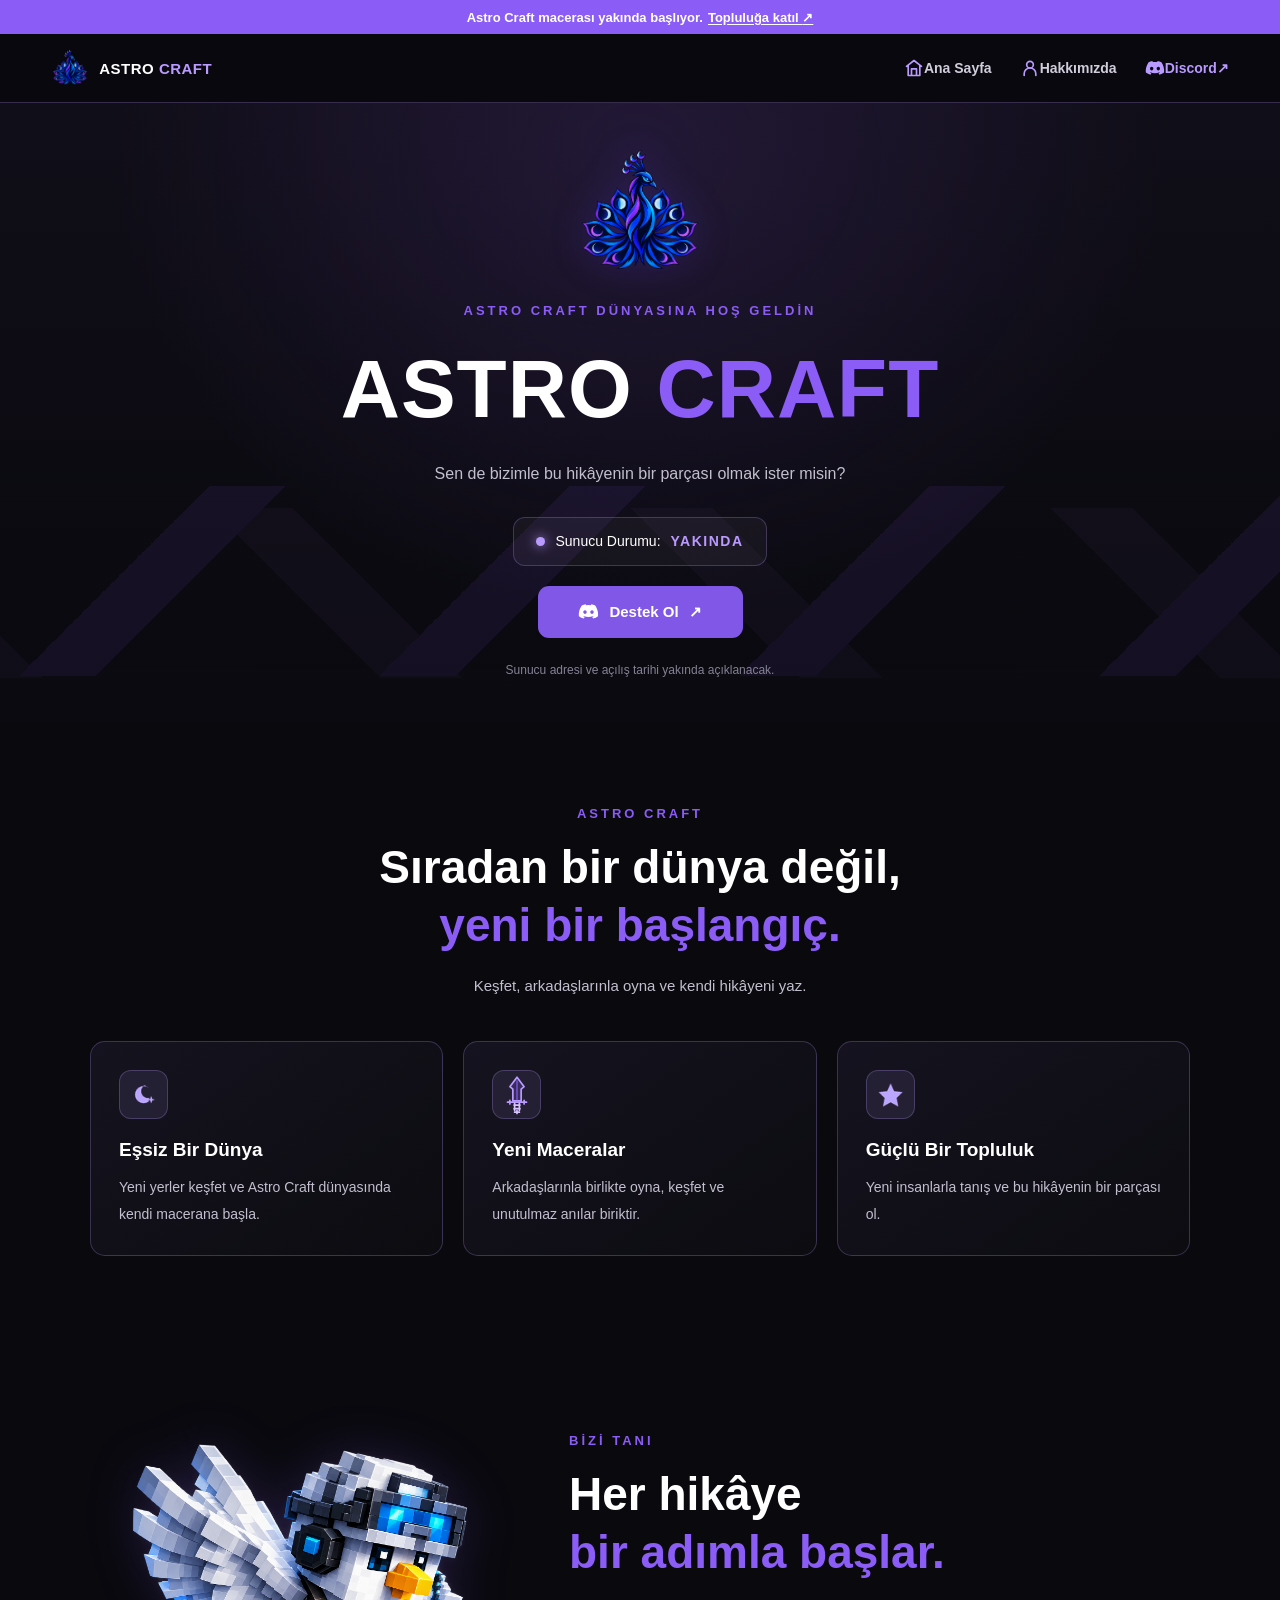
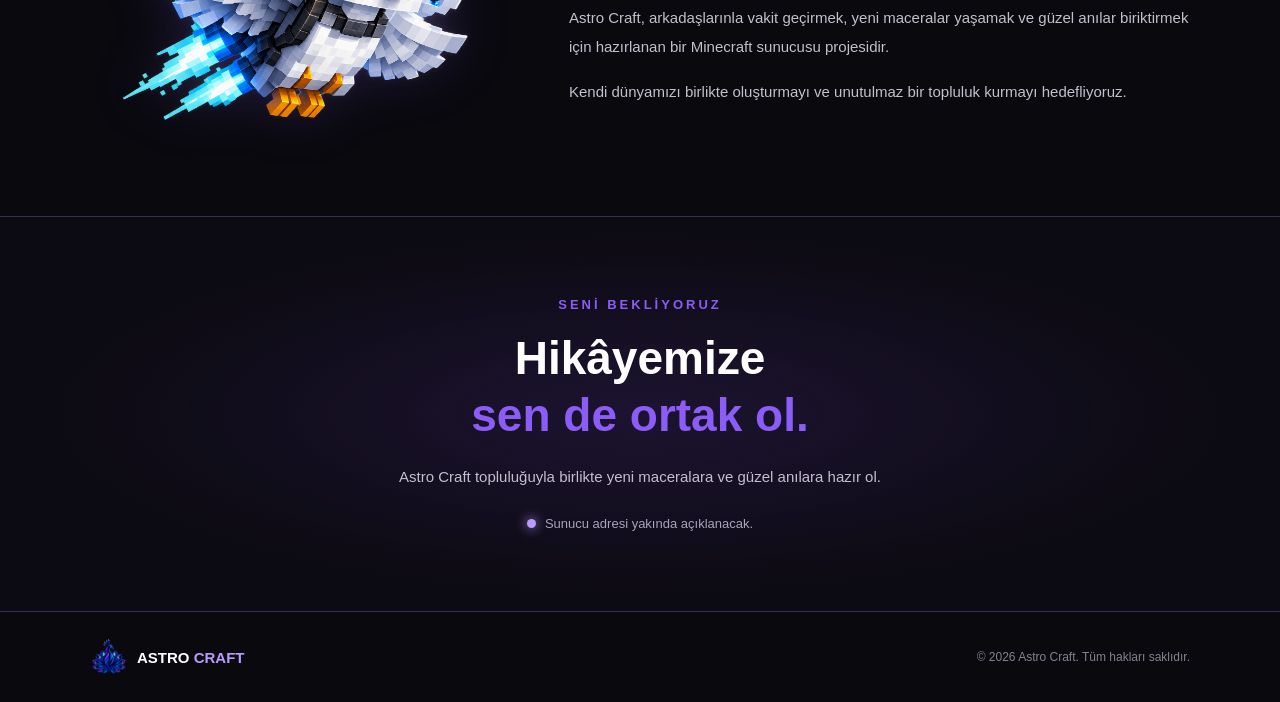
<file: index.html>
<!DOCTYPE html>
<html lang="tr">
<head>
    <meta charset="UTF-8">
    <meta name="viewport" content="width=device-width, initial-scale=1.0">
    <meta name="theme-color" content="#09090e">
    <meta name="description" content="Astro Craft dünyasına katıl ve yeni maceralara ortak ol.">
    <title>Astro Craft</title>
    <link rel="stylesheet" href="style.css">
    <script src="script.js" defer></script>
</head>
<body>

<div class="announcement">Astro Craft macerası yakında başlıyor. <a href="https://discord.gg/wUjVKqhGWY" target="_blank" rel="noopener noreferrer">Topluluğa katıl <span aria-hidden="true">↗</span></a></div>
<header class="header">
    <div class="navbar">
        <a href="#anasayfa" class="brand" aria-label="Astro Craft ana sayfa">
            <img src="1.png" alt="" class="brand-logo">
            <span>ASTRO <b>CRAFT</b></span>
        </a>
        <button class="menu-toggle" id="menuToggle" aria-label="Menüyü aç" aria-expanded="false" aria-controls="navMenu">
            <span></span><span></span><span></span>
        </button>
        <div class="menu-overlay" id="menuOverlay"></div>
        <nav class="nav-menu" id="navMenu" aria-label="Ana menü">
            <a href="#anasayfa" class="nav-link active">
                <svg viewBox="0 0 24 24" aria-hidden="true"><path d="m3 10 9-7 9 7M5 9v12h14V9M9 21v-8h6v8"/></svg>
                Ana Sayfa
            </a>
            <a href="hakkımda.html" class="nav-link">
                <svg viewBox="0 0 24 24" aria-hidden="true"><circle cx="12" cy="8" r="4"/><path d="M5 21v-2a7 7 0 0 1 14 0v2"/></svg>
                Hakkımızda
            </a>
            <a href="https://discord.gg/wUjVKqhGWY" class="nav-link discord-link" target="_blank" rel="noopener noreferrer">
                <svg viewBox="0 0 24 24" aria-hidden="true"><path fill="currentColor" stroke="none" d="M19.7 5a18 18 0 0 0-4.5-1.4l-.6 1.3a16 16 0 0 0-5.2 0l-.6-1.3A18 18 0 0 0 4.3 5C1.4 9.3.6 13.3 1 17.3a18 18 0 0 0 5.5 2.8l1.2-1.9-1.7-.9.4-.3c3.6 1.7 7.6 1.7 11.1 0l.4.3-1.7.9 1.2 1.9a18 18 0 0 0 5.5-2.8c.5-4.6-.8-8.7-3.2-12.3zM8 14.9c-1.1 0-2-1-2-2.2s.9-2.2 2-2.2 2 1 2 2.2-.9 2.2-2 2.2zm8 0c-1.1 0-2-1-2-2.2s.9-2.2 2-2.2 2 1 2 2.2-.9 2.2-2 2.2z"/></svg>
                Discord <span aria-hidden="true">↗</span>
            </a>
        </nav>
    </div>
</header>

<main>

    <!-- ANA SAYFA -->
    <section class="hero" id="anasayfa">

        <div class="hero-content">

            <img src="1.png" alt="Astro Craft logosu" class="hero-logo">

            <p class="eyebrow">ASTRO CRAFT DÜNYASINA HOŞ GELDİN</p>

            <h1>ASTRO <span>CRAFT</span></h1>

            <p class="hero-description">
                Sen de bizimle bu hikâyenin bir parçası olmak ister misin?
            </p>

            <div class="server-status">
                <span class="status-dot"></span>
                Sunucu Durumu:
                <strong>YAKINDA</strong>
            </div>

            <!-- Destek bağlantısı -->
            <a class="discord-button"
               href="https://discord.gg/wUjVKqhGWY"
               target="_blank"
               rel="noopener noreferrer">

                <svg viewBox="0 0 24 24" aria-hidden="true">
                    <path fill="currentColor" stroke="none"
                    d="M19.7 5a18 18 0 0 0-4.5-1.4l-.6 1.3a16 16 0 0 0-5.2 0l-.6-1.3A18 18 0 0 0 4.3 5C1.4 9.3.6 13.3 1 17.3a18 18 0 0 0 5.5 2.8l1.2-1.9-1.7-.9.4-.3c3.6 1.7 7.6 1.7 11.1 0l.4.3-1.7.9 1.2 1.9a18 18 0 0 0 5.5-2.8c.5-4.6-.8-8.7-3.2-12.3zM8 14.9c-1.1 0-2-1-2-2.2s.9-2.2 2-2.2 2 1 2 2.2-.9 2.2-2 2.2zm8 0c-1.1 0-2-1-2-2.2s.9-2.2 2-2.2 2 1 2 2.2-.9 2.2-2 2.2z"/>
                </svg>

                Destek Ol
                <span>↗</span>
            </a>

            <p class="server-note">
                Sunucu adresi ve açılış tarihi yakında açıklanacak.
            </p>

        </div>
    </section>

    <!-- ÖZELLİKLER -->
    <section class="section" id="ozellikler">

        <div class="section-heading">
            <p class="eyebrow">ASTRO CRAFT</p>

            <h2>
                Sıradan bir dünya değil,<br>
                <span>yeni bir başlangıç.</span>
            </h2>

            <p>
                Keşfet, arkadaşlarınla oyna ve kendi hikâyeni yaz.
            </p>
        </div>

        <div class="feature-grid">

            <article class="feature-card">
                <div class="feature-icon"><img src="assets/icons/violet/moon.png" alt=""></div>
                <h3>Eşsiz Bir Dünya</h3>
                <p>
                    Yeni yerler keşfet ve Astro Craft dünyasında
                    kendi macerana başla.
                </p>
            </article>

            <article class="feature-card">
                <div class="feature-icon">
                    <svg class="sword-icon" viewBox="0 0 24 32" aria-hidden="true">
                        <path class="sword-blade" d="M12 1 18 9 15.5 11V21H8.5V11L6 9Z"/>
                        <path class="sword-center-line" d="M12 4V20"/>
                        <path class="sword-guard" d="M4 22H20M6 20.5V23.5M18 20.5V23.5"/>
                        <path class="sword-handle" d="M10 23V29M14 23V29M9.5 24.5H14.5M9.5 27.5H14.5"/>
                        <path class="sword-pommel" d="M10 30.5H14M12 29V31.5"/>
                    </svg>
                </div>
                <h3>Yeni Maceralar</h3>
                <p>
                    Arkadaşlarınla birlikte oyna, keşfet ve
                    unutulmaz anılar biriktir.
                </p>
            </article>

            <article class="feature-card">
                <div class="feature-icon"><img src="assets/icons/violet/star.png" alt=""></div>
                <h3>Güçlü Bir Topluluk</h3>
                <p>
                    Yeni insanlarla tanış ve bu hikâyenin
                    bir parçası ol.
                </p>
            </article>

        </div>
    </section>

    <!-- HAKKIMIZDA -->
    <section class="section about" id="hakkimizda">

        <div class="about-logo">
            <img src="2.png" alt="Astro Craft hakkında görseli">
        </div>

        <div class="about-content">

            <p class="eyebrow">BİZİ TANI</p>

            <h2>
                Her hikâye<br>
                <span>bir adımla başlar.</span>
            </h2>

            <p>
                Astro Craft, arkadaşlarınla vakit geçirmek,
                yeni maceralar yaşamak ve güzel anılar biriktirmek
                için hazırlanan bir Minecraft sunucusu projesidir.
            </p>

            <p>
                Kendi dünyamızı birlikte oluşturmayı ve
                unutulmaz bir topluluk kurmayı hedefliyoruz.
            </p>

        </div>
    </section>

    <!-- SON BÖLÜM: İKİNCİ DISCORD BUTONU YOK -->
    <section class="join-section">

        <p class="eyebrow">SENİ BEKLİYORUZ</p>

        <h2>
            Hikâyemize<br>
            <span>sen de ortak ol.</span>
        </h2>

        <p>
            Astro Craft topluluğuyla birlikte yeni maceralara
            ve güzel anılara hazır ol.
        </p>

        <div class="coming-soon">
            <span class="status-dot"></span>
            Sunucu adresi yakında açıklanacak.
        </div>

    </section>

</main>

<!-- ALT BİLGİ -->
<footer class="footer">

    <a href="#anasayfa" class="footer-brand">
        <img src="1.png" alt="">
        <span>ASTRO <b>CRAFT</b></span>
    </a>

    <p>© 2026 Astro Craft. Tüm hakları saklıdır.</p>

</footer>

</body>
</html>
</file>
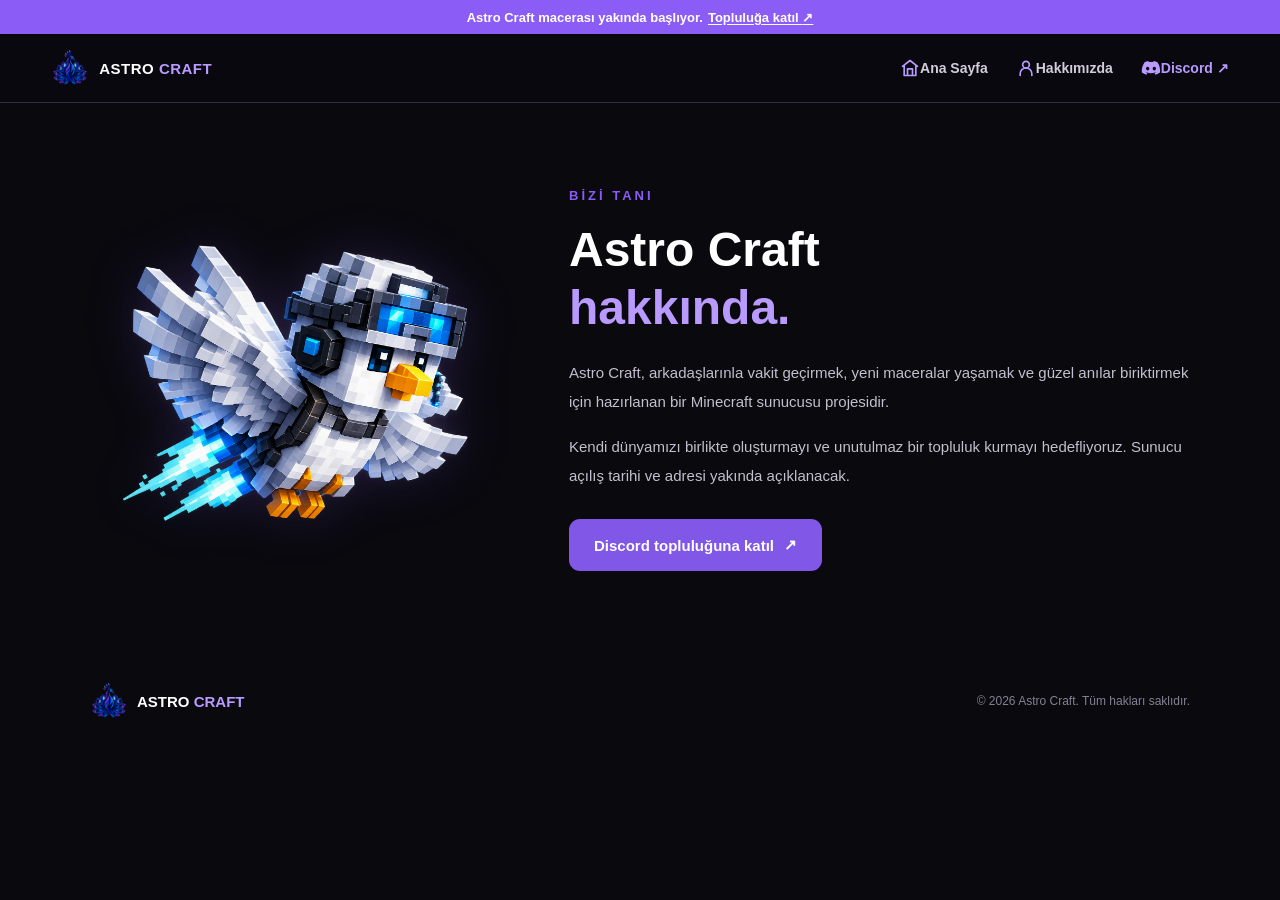
<file: hakkımda.html>
<!DOCTYPE html>
<html lang="tr">
<head>
    <meta charset="UTF-8">
    <meta name="viewport" content="width=device-width, initial-scale=1.0">
    <meta name="theme-color" content="#09090e">
    <meta name="description" content="Astro Craft hakkında bilgi edinin.">
    <title>Hakkımızda — Astro Craft</title>
    <link rel="stylesheet" href="style.css">
    <script src="script.js" defer></script>
</head>
<body>
<div class="announcement">Astro Craft macerası yakında başlıyor. <a href="https://discord.gg/wUjVKqhGWY" target="_blank" rel="noopener noreferrer">Topluluğa katıl <span aria-hidden="true">↗</span></a></div>
<header class="header">
    <div class="navbar">
        <a href="index.html" class="brand" aria-label="Astro Craft ana sayfa">
            <img src="1.png" alt="" class="brand-logo">
            <span>ASTRO <b>CRAFT</b></span>
        </a>
        <button class="menu-toggle" id="menuToggle" aria-label="Menüyü aç" aria-expanded="false" aria-controls="navMenu"><span></span><span></span><span></span></button>
        <div class="menu-overlay" id="menuOverlay"></div>
        <nav class="nav-menu" id="navMenu" aria-label="Ana menü">
            <a href="index.html" class="nav-link"><svg viewBox="0 0 24 24" aria-hidden="true"><path d="m3 10 9-7 9 7M5 9v12h14V9M9 21v-8h6v8"/></svg>Ana Sayfa</a>
            <a href="hakkımda.html" class="nav-link active"><svg viewBox="0 0 24 24" aria-hidden="true"><circle cx="12" cy="8" r="4"/><path d="M5 21v-2a7 7 0 0 1 14 0v2"/></svg>Hakkımızda</a>
            <a href="https://discord.gg/wUjVKqhGWY" class="nav-link discord-link" target="_blank" rel="noopener noreferrer"><svg viewBox="0 0 24 24" aria-hidden="true"><path fill="currentColor" stroke="none" d="M19.7 5a18 18 0 0 0-4.5-1.4l-.6 1.3a16 16 0 0 0-5.2 0l-.6-1.3A18 18 0 0 0 4.3 5C1.4 9.3.6 13.3 1 17.3a18 18 0 0 0 5.5 2.8l1.2-1.9-1.7-.9.4-.3c3.6 1.7 7.6 1.7 11.1 0l.4.3-1.7.9 1.2 1.9a18 18 0 0 0 5.5-2.8c.5-4.6-.8-8.7-3.2-12.3zM8 14.9c-1.1 0-2-1-2-2.2s.9-2.2 2-2.2 2 1 2 2.2-.9 2.2-2 2.2zm8 0c-1.1 0-2-1-2-2.2s.9-2.2 2-2.2 2 1 2 2.2-.9 2.2-2 2.2z"/></svg>Discord ↗</a>
        </nav>
    </div>
</header>
<main>
    <section class="section about" id="hakkimizda">
        <div class="about-logo"><img src="2.png" alt="Astro Craft hakkında görseli"></div>
        <div class="about-content">
            <p class="eyebrow">BİZİ TANI</p>
            <h1 class="about-title">Astro Craft<br><span>hakkında.</span></h1>
            <p>Astro Craft, arkadaşlarınla vakit geçirmek, yeni maceralar yaşamak ve güzel anılar biriktirmek için hazırlanan bir Minecraft sunucusu projesidir.</p>
            <p>Kendi dünyamızı birlikte oluşturmayı ve unutulmaz bir topluluk kurmayı hedefliyoruz. Sunucu açılış tarihi ve adresi yakında açıklanacak.</p>
            <a class="discord-button about-discord" href="https://discord.gg/wUjVKqhGWY" target="_blank" rel="noopener noreferrer">Discord topluluğuna katıl <span aria-hidden="true">↗</span></a>
        </div>
    </section>
</main>
<footer class="footer">
    <a href="index.html" class="footer-brand"><img src="1.png" alt=""><span>ASTRO <b>CRAFT</b></span></a>
    <p>© 2026 Astro Craft. Tüm hakları saklıdır.</p>
</footer>
</body>
</html>
</file>
<file: style.css>
:root {
    --bg: #09090e;
    --panel: #100e18;
    --purple: #b99aff;
    --blue: #8157e8;
    --text: #ffffff;
    --muted: #c3bfce;
    --border: rgba(185, 154, 255, 0.25);
}

* {
    margin: 0;
    padding: 0;
    box-sizing: border-box;
}

html {
    scroll-behavior: smooth;
    scroll-padding-top: 30px;
}

body {
    background: var(--bg);
    color: var(--text);
    font-family: Arial, Helvetica, sans-serif;
    overflow-x: hidden;
}

body.menu-open {
    overflow: hidden;
}

a {
    color: inherit;
    text-decoration: none;
}

button {
    font: inherit;
}

img {
    display: block;
    max-width: 100%;
}

/* DUYURU ŞERİDİ VE ÜST BAR */

.announcement {
    min-height: 34px;
    padding: 7px 16px;
    display: flex;
    align-items: center;
    justify-content: center;
    gap: 5px;
    background: #8b5cf6;
    color: #fff;
    text-align: center;
    font-size: 13px;
    font-weight: 750;
}

.announcement a {
    color: inherit;
    text-decoration: underline;
    text-underline-offset: 2px;
}

.header {
    position: sticky;
    top: 0;
    z-index: 1000;
    background: rgba(10, 9, 15, .96);
    border-bottom: 1px solid var(--border);
    backdrop-filter: blur(14px);
}

.navbar {
    width: 92%;
    max-width: 1200px;
    min-height: 68px;
    margin: auto;
    display: flex;
    align-items: center;
    justify-content: space-between;
}

.brand {
    display: flex;
    align-items: center;
    gap: 10px;
    color: #fff;
    font-size: 15px;
    font-weight: 900;
    letter-spacing: .5px;
}

.brand b {
    color: var(--purple);
}

.brand-logo {
    width: 38px;
    height: 38px;
    object-fit: contain;
}

.menu-toggle {
    display: none;
    width: 42px;
    height: 40px;
    flex-direction: column;
    align-items: center;
    justify-content: center;
    gap: 5px;
    background: #171320;
    border: 1px solid var(--border);
    border-radius: 9px;
    cursor: pointer;
    position: relative;
    z-index: 10003;
}

.menu-toggle span {
    width: 20px;
    height: 2px;
    display: block;
    border-radius: 4px;
    background: var(--purple);
    transition: transform .25s, opacity .2s;
}

.menu-toggle.open span:nth-child(1) { transform: translateY(7px) rotate(45deg); }
.menu-toggle.open span:nth-child(2) { opacity: 0; }
.menu-toggle.open span:nth-child(3) { transform: translateY(-7px) rotate(-45deg); }

.nav-menu {
    display: flex;
    align-items: center;
    gap: 28px;
}

.nav-link {
    display: flex;
    align-items: center;
    color: #d1cddb;
    font-size: 14px;
    font-weight: 600;
    transition: color .2s, background .2s;
}

.nav-link:hover {
    color: var(--purple);
}

.nav-link.support-link {
    padding: 10px 17px;
    color: white;
    background: var(--blue);
    border-radius: 9px;
    font-weight: 800;
    gap: 8px;
}

.nav-link.support-link:hover {
    color: white;
    background: #a47aff;
}

.nav-link svg {
    width: 20px;
    height: 20px;
    flex-shrink: 0;
    fill: none;
    stroke: var(--purple);
    stroke-width: 2;
    stroke-linecap: round;
    stroke-linejoin: round;
}

.nav-link.discord-link {
    color: var(--purple);
}

.nav-link.discord-link svg {
    fill: currentColor;
    stroke: none;
}

.menu-overlay {
    display: none;
}

/* ANA EKRAN */

.hero {
    min-height: 590px;
    padding: 45px 20px 40px;

    display: flex;
    justify-content: center;
    align-items: flex-start;

    text-align: center;
    overflow: hidden;

    color: var(--text);
    background:
        radial-gradient(ellipse at 50% 8%, rgba(112, 68, 181, .2), transparent 58%),
        linear-gradient(180deg, #100e18, #09090e);
    position: relative;
}

.hero::before {
    content: "";
    position: absolute;
    inset: auto 0 0;
    height: 38%;
    opacity: .12;
    background:
        linear-gradient(135deg, transparent 38%, #673eb5 38% 52%, transparent 52%) 0 0 / 360px 190px repeat-x,
        linear-gradient(45deg, transparent 39%, #403057 39% 53%, transparent 53%) 150px 22px / 420px 170px repeat-x,
        linear-gradient(to top, #171324 0 22%, transparent 22%);
    pointer-events: none;
}

.hero-content {
    position: relative;
    z-index: 1;
    width: 100%;
    perspective: 900px;
    display: flex;
    flex-direction: column;
    align-items: center;
}

.hero-logo {
    width: 130px;
    height: 130px;
    margin-bottom: 25px;
    object-fit: contain;
    filter: drop-shadow(0 0 18px rgba(91, 61, 255, 0.2));
    animation: float 4s ease-in-out infinite;
}

.eyebrow {
    margin-bottom: 25px;
    color: #8b5cf6;
    font-size: 13px;
    font-weight: 800;
    letter-spacing: 3px;
}

.hero h1 {
    font-size: clamp(42px, 6.5vw, 82px);
    font-weight: 900;
    line-height: 1.12;
    letter-spacing: 1px;
}

.hero h1 span,
.section-heading h2 span,
.about-content h2 span,
.join-section h2 span {
    color: #8b5cf6;
}

.hero-description {
    max-width: 650px;
    margin-top: 25px;

    color: var(--muted);
    font-size: 16px;
    line-height: 1.8;
}

/* SUNUCU DURUMU */

.server-status {
    min-height: 49px;
    margin-top: 28px;
    padding: 0 22px;

    display: flex;
    align-items: center;
    justify-content: center;
    gap: 10px;

    background: rgba(255, 255, 255, 0.04);
    border: 1px solid var(--border);
    border-radius: 12px;

    font-size: 14px;
}

.server-status strong {
    color: var(--purple);
    letter-spacing: 1.5px;
}

.status-dot {
    width: 9px;
    height: 9px;
    display: inline-block;
    flex-shrink: 0;

    background: var(--purple);
    border-radius: 50%;
    box-shadow: 0 0 12px var(--purple);
}

/* TEK DISCORD BUTONU */

.discord-button {
    min-width: 205px;
    min-height: 52px;
    margin-top: 20px;
    padding: 0 24px;

    display: inline-flex;
    justify-content: center;
    align-items: center;
    gap: 10px;

    color: white;
    background: var(--blue);
    border: 1px solid transparent;
    border-radius: 11px;

    font-size: 15px;
    font-weight: 800;

    transition:
        transform 0.2s,
        background 0.2s,
        box-shadow 0.2s;
}

.discord-button:hover {
    background: #a47aff;
    transform: translateY(-3px);
    box-shadow: 0 8px 25px rgba(129, 87, 232, 0.3);
}

.discord-button svg {
    width: 21px;
    height: 21px;
    flex-shrink: 0;
}

.server-note {
    max-width: 100%;
    margin-top: 22px;
    color: #858195;
    font-size: 12px;
    line-height: 1.8;
}

/* BÖLÜMLER */

.section {
    width: min(1100px, 90%);
    margin: auto;
    padding: 85px 0;
}

.section-heading {
    margin-bottom: 42px;
    text-align: center;
}

.section-heading .eyebrow,
.about-content .eyebrow {
    margin-bottom: 18px;
}

.section-heading h2,
.about-content h2,
.join-section h2 {
    font-size: clamp(30px, 4vw, 46px);
    line-height: 1.25;
    font-weight: 900;
}

.section-heading > p:not(.eyebrow) {
    margin-top: 18px;
    color: var(--muted);
    font-size: 15px;
    line-height: 1.8;
}

/* ÖZELLİK KARTLARI */

.feature-grid {
    display: grid;
    grid-template-columns: repeat(3, minmax(0, 1fr));
    gap: 20px;
}

.feature-card {
    padding: 28px;

    background: linear-gradient(
        145deg,
        rgba(185, 154, 255, 0.07),
        rgba(255, 255, 255, 0.015)
    );

    border: 1px solid var(--border);
    border-radius: 15px;

    transition: transform 0.25s, border-color 0.25s;
}

.feature-card:hover {
    transform: translateY(-5px);
    border-color: rgba(185, 154, 255, 0.65);
}

.feature-icon {
    width: 49px;
    height: 49px;
    margin-bottom: 20px;

    display: flex;
    align-items: center;
    justify-content: center;

    background: rgba(185, 154, 255, 0.1);
    border: 1px solid var(--border);
    border-radius: 12px;

}

.feature-icon img {
    width: 27px;
    height: 27px;
    object-fit: contain;
}

.feature-icon .sword-icon {
    width: 30px;
    height: 38px;
    overflow: visible;
    fill: none;
    stroke: #b99aff;
    stroke-width: 1.45;
    stroke-linecap: round;
    stroke-linejoin: round;
}

.feature-icon .sword-blade {
    fill: rgba(139, 92, 246, .2);
}
.feature-icon .sword-center-line {
    stroke: #8b5cf6;
    stroke-width: 1;
}
.feature-icon .sword-handle,
.feature-icon .sword-pommel {
    stroke: #d5c2ff;
}

.feature-card h3 {
    margin-bottom: 13px;
    font-size: 19px;
}

.feature-card p {
    color: var(--muted);
    font-size: 14px;
    line-height: 1.9;
}

/* HAKKIMIZDA */

.about {
    display: grid;
    grid-template-columns: 0.8fr 1.2fr;
    align-items: center;
    gap: 65px;
}

.about-logo {
    display: flex;
    justify-content: center;
    align-items: center;
    perspective: 800px;
}

.about-logo img {
    width: min(100%, 360px);
    height: auto;
    mix-blend-mode: lighten;
    filter: drop-shadow(0 0 25px rgba(129, 87, 232, .2));
    transform-style: preserve-3d;
    animation: mascot-fly 4.8s ease-in-out infinite;
}

.about-content h2 {
    margin-bottom: 23px;
}

.about-title {
    margin-bottom: 23px;
    font-size: clamp(34px, 4vw, 48px);
    line-height: 1.2;
    font-weight: 900;
}

.about-title span {
    color: var(--purple);
}

.about-discord {
    width: fit-content;
    margin-top: 12px;
}

.about-content > p:not(.eyebrow) {
    margin-bottom: 17px;
    color: var(--muted);
    font-size: 15px;
    line-height: 1.9;
}

/* ALT KATILIM BÖLÜMÜ: BUTON YOK */

.join-section {
    padding: 80px 20px;
    text-align: center;

    border-top: 1px solid var(--border);
    border-bottom: 1px solid var(--border);

    background:
        radial-gradient(
            ellipse at center,
            rgba(104, 61, 190, 0.18),
            transparent 65%
        ),
        #0c0a12;
}

.join-section .eyebrow {
    margin-bottom: 18px;
}

.join-section > p:not(.eyebrow) {
    max-width: 500px;
    margin: 18px auto 0;

    color: var(--muted);
    font-size: 15px;
    line-height: 1.9;
}

.coming-soon {
    margin-top: 25px;
    display: flex;
    justify-content: center;
    align-items: center;
    gap: 9px;

    color: #aaa3ba;
    font-size: 13px;
}

/* ALT BİLGİ */

.footer {
    width: min(1100px, 90%);
    min-height: 90px;
    margin: auto;

    display: flex;
    align-items: center;
    justify-content: space-between;
    gap: 20px;
}

.footer-brand {
    display: flex;
    align-items: center;
    gap: 9px;

    font-size: 15px;
    font-weight: 900;
    white-space: nowrap;
}

.footer-brand img {
    width: 38px;
    height: 38px;
    object-fit: contain;
}

.footer-brand b {
    color: var(--purple);
}

.footer > p {
    color: #858195;
    font-size: 12px;
    text-align: center;
}

/* LOGO ANİMASYONU */

@keyframes float {
    0%, 100% {
        transform: translateY(0);
    }

    50% {
        transform: translateY(-7px);
    }
}

@keyframes mascot-fly {
    0%, 100% {
        transform: translate3d(0, 3px, -8px) rotate(-1deg) scale(.97);
    }
    50% {
        transform: translate3d(0, -8px, 20px) rotate(1.2deg) scale(1.035);
    }
}

/* TABLET */

@media (max-width: 1000px) {
    .section {
        width: 90%;
    }

    .about {
        gap: 35px;
    }
}

/* MOBİL */

@media (max-width: 768px) {
    .navbar {
        min-height: 62px;
        width: 92%;
        gap: 12px;
    }

    .brand {
        font-size: 12px;
        gap: 6px;
    }

    .brand-logo {
        width: 32px;
        height: 32px;
    }

    .nav-menu {
        position: fixed;
        top: 0;
        bottom: 0;
        left: 0;
        width: min(310px, 82vw);
        height: 100vh;
        height: 100dvh;
        padding: 88px 20px 26px;
        align-items: stretch;
        flex-direction: column;
        justify-content: flex-start;
        gap: 7px;
        background: #100e18;
        border-right: 1px solid var(--border);
        border-radius: 0 14px 14px 0;
        box-shadow: 15px 0 40px rgba(0, 0, 0, .35);
        overflow-y: auto;
        z-index: 10002;
        transform: translateX(-105%);
        visibility: hidden;
        pointer-events: none;
        transition: transform .3s ease, visibility .3s ease;
    }

    .nav-menu.active {
        transform: translateX(0);
        visibility: visible;
        pointer-events: auto;
    }

    .menu-toggle {
        display: flex;
    }

    .menu-overlay {
        display: block;
        position: fixed;
        inset: 0;
        z-index: 10001;
        background: rgba(0, 0, 0, .68);
        opacity: 0;
        visibility: hidden;
        pointer-events: none;
        transition: opacity .3s, visibility .3s;
    }

    .menu-overlay.active {
        opacity: 1;
        visibility: visible;
        pointer-events: auto;
    }

    .nav-link {
        width: 100%;
        min-height: 50px;
        padding: 13px 14px;
        gap: 12px;
        border-radius: 9px;
        font-size: 15px;
    }

    .nav-link:hover {
        background: rgba(185, 154, 255, .09);
    }

    .nav-link.support-link {
        padding: 13px 14px;
    }

    .nav-link {
        font-size: 12px;
    }

    .nav-link.support-link {
        padding: 8px 11px;
    }

    .hero {
        min-height: 550px;
        padding: 40px 17px 30px;
    }

    .hero-logo {
        width: 110px;
        height: 110px;
        margin-bottom: 27px;
    }

    .hero .eyebrow {
        margin-bottom: 27px;
        font-size: 11px;
        letter-spacing: 2.5px;
    }

    .hero h1 {
        font-size: clamp(34px, 8.5vw, 58px);
        letter-spacing: 0;
    }

    .hero-description {
        margin-top: 23px;
        font-size: 14px;
    }

    .server-status {
        margin-top: 25px;
        padding: 0 13px;
        gap: 8px;
        font-size: 12px;
    }

    .server-status strong {
        letter-spacing: 1px;
    }

    .discord-button {
        min-width: 190px;
        min-height: 50px;
        font-size: 14px;
    }

    .server-note {
        max-width: 320px;
    }

    .section {
        padding: 65px 0;
    }

    .feature-grid {
        grid-template-columns: 1fr;
        gap: 15px;
    }

    .feature-card {
        padding: 25px;
    }

    .about {
        grid-template-columns: 1fr;
        gap: 30px;
    }

    .about-logo img {
        width: min(240px, 68vw);
    }

    .about-content {
        text-align: center;
    }

    .join-section {
        padding: 65px 18px;
    }

    .footer {
        min-height: 120px;
        padding: 25px 0;

        flex-direction: column;
        justify-content: center;
        gap: 12px;
    }
}

/* KÜÇÜK TELEFONLAR */

@media (max-width: 380px) {
    .hero h1 {
        font-size: 32px;
    }

    .hero .eyebrow {
        font-size: 10px;
        letter-spacing: 2px;
    }

    .server-status {
        gap: 6px;
        padding: 0 9px;
        font-size: 11px;
    }

    .server-status strong {
        font-size: 10px;
    }
}

/* HAREKETİ AZALTMA TERCİHİ */

@media (prefers-reduced-motion: reduce) {
    *,
    *::before,
    *::after {
        scroll-behavior: auto !important;
        animation: none !important;
        transition: none !important;
    }
}
</file>
